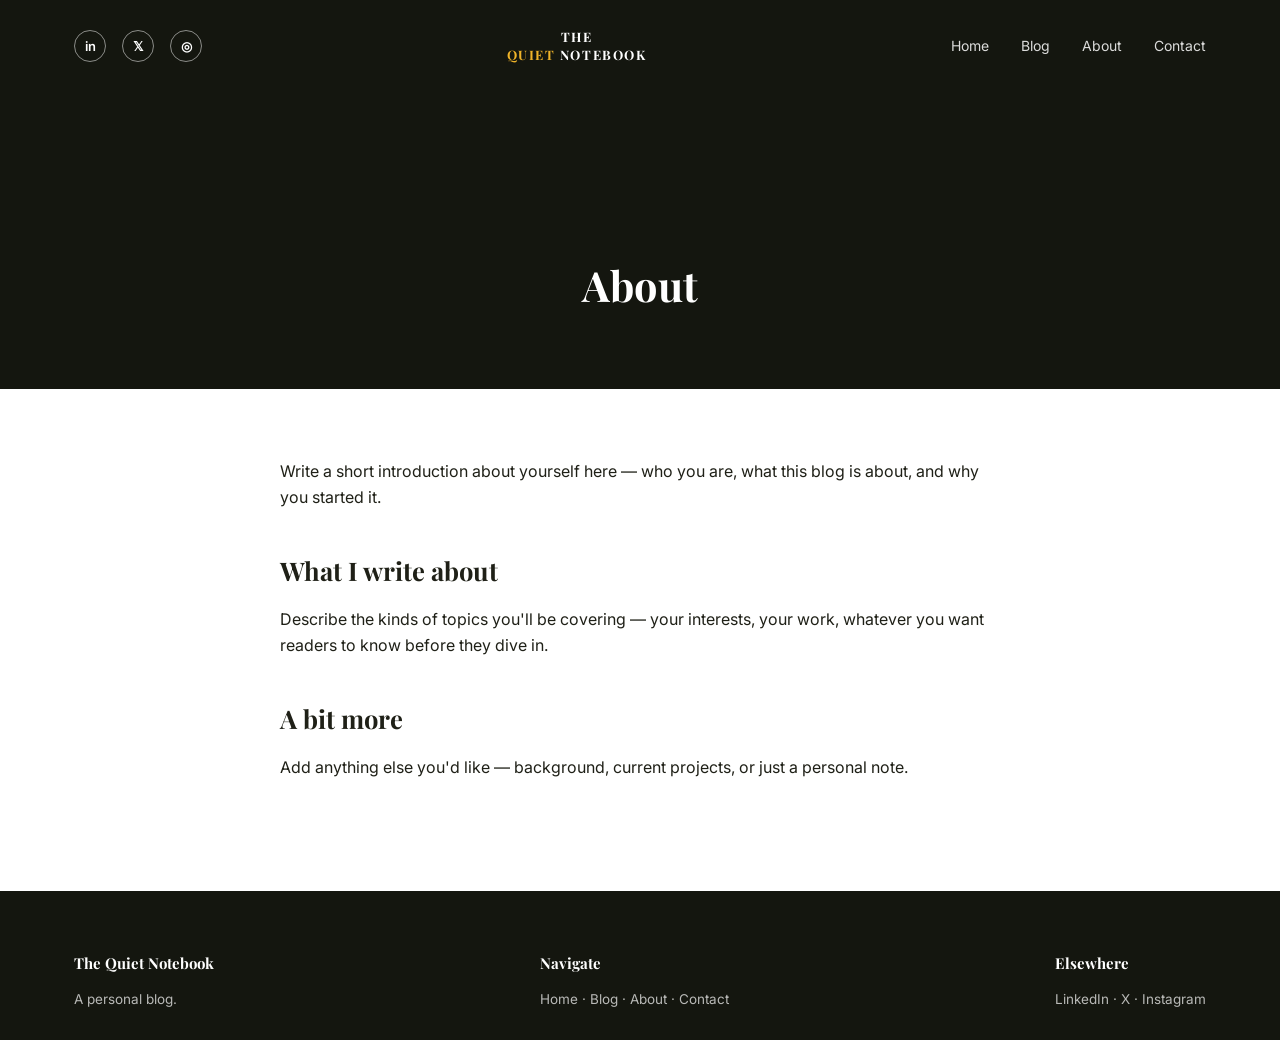
<file: about.html>
<!DOCTYPE html>
<html lang="en">
<head>
<meta charset="UTF-8">
<meta name="viewport" content="width=device-width, initial-scale=1.0">
<title>About — My Personal Blog</title>
<link rel="preconnect" href="https://fonts.googleapis.com">
<link href="https://fonts.googleapis.com/css2?family=Playfair+Display:wght@600;700&family=Inter:wght@400;500;600&display=swap" rel="stylesheet">
<link rel="stylesheet" href="style.css">
<style>
  .page-header {
    background: var(--color-dark);
    padding: 160px 0 70px;
    text-align: center;
  }
  .page-header h1 {
    font-family: var(--font-display);
    color: #fff;
    font-size: 2.6rem;
  }
  .about-content {
    max-width: 720px;
    margin: 70px auto 110px;
    font-size: 16px;
    color: var(--color-text);
  }
  .about-content p { margin-bottom: 22px; }
  .about-content h2 {
    font-family: var(--font-display);
    font-size: 1.6rem;
    margin: 40px 0 16px;
  }
</style>
</head>
<body>

<header class="site-header" style="position:relative;background:var(--color-dark);">
  <div class="wrap">
    <div class="site-header__social">
      <a href="https://www.linkedin.com/in/pragyan-khadka-13657237a/" target="_blank" aria-label="LinkedIn">in</a>
      <a href="https://x.com/pragyankhd" target="_blank" aria-label="X">𝕏</a>
      <a href="https://www.instagram.com/pragyankhd/" target="_blank" aria-label="Instagram">◎</a>
    </div>
    <div class="site-header__brand">The<br><span>Quiet</span> Notebook</div>
    <nav class="site-nav">
      <a href="index.html">Home</a>
      <a href="blog.html">Blog</a>
      <a href="about.html">About</a>
      <a href="contact.html">Contact</a>
    </nav>
  </div>
</header>

<section class="page-header">
  <h1>About</h1>
</section>

<div class="wrap">
  <div class="about-content">

    <!-- ====================================================== -->
    <!-- WRITE YOUR OWN TEXT BELOW. Replace everything inside    -->
    <!-- the <p> tags. Keep the <h2> headings or remove them —   -->
    <!-- your choice. Each new paragraph goes in its own <p>...</p> -->
    <!-- ====================================================== -->

    <p>Write a short introduction about yourself here — who you are, what this blog is about, and why you started it.</p>

    <h2>What I write about</h2>
    <p>Describe the kinds of topics you'll be covering — your interests, your work, whatever you want readers to know before they dive in.</p>

    <h2>A bit more</h2>
    <p>Add anything else you'd like — background, current projects, or just a personal note.</p>

    <!-- ====================================================== -->
    <!-- END OF EDITABLE TEXT                                    -->
    <!-- ====================================================== -->

  </div>
</div>

<footer class="site-footer">
  <div class="wrap">
    <div>
      <h4>The Quiet Notebook</h4>
      <p>A personal blog.</p>
    </div>
    <div>
      <h4>Navigate</h4>
      <p><a href="index.html">Home</a> · <a href="blog.html">Blog</a> · <a href="about.html">About</a> · <a href="contact.html">Contact</a></p>
    </div>
    <div>
      <h4>Elsewhere</h4>
      <p><a href="https://www.linkedin.com/in/pragyan-khadka-13657237a/" target="_blank">LinkedIn</a> · <a href="https://x.com/pragyankhd" target="_blank">X</a> · <a href="https://www.instagram.com/pragyankhd/" target="_blank">Instagram</a></p>
    </div>
  </div>
</footer>

</body>
</html>
</file>
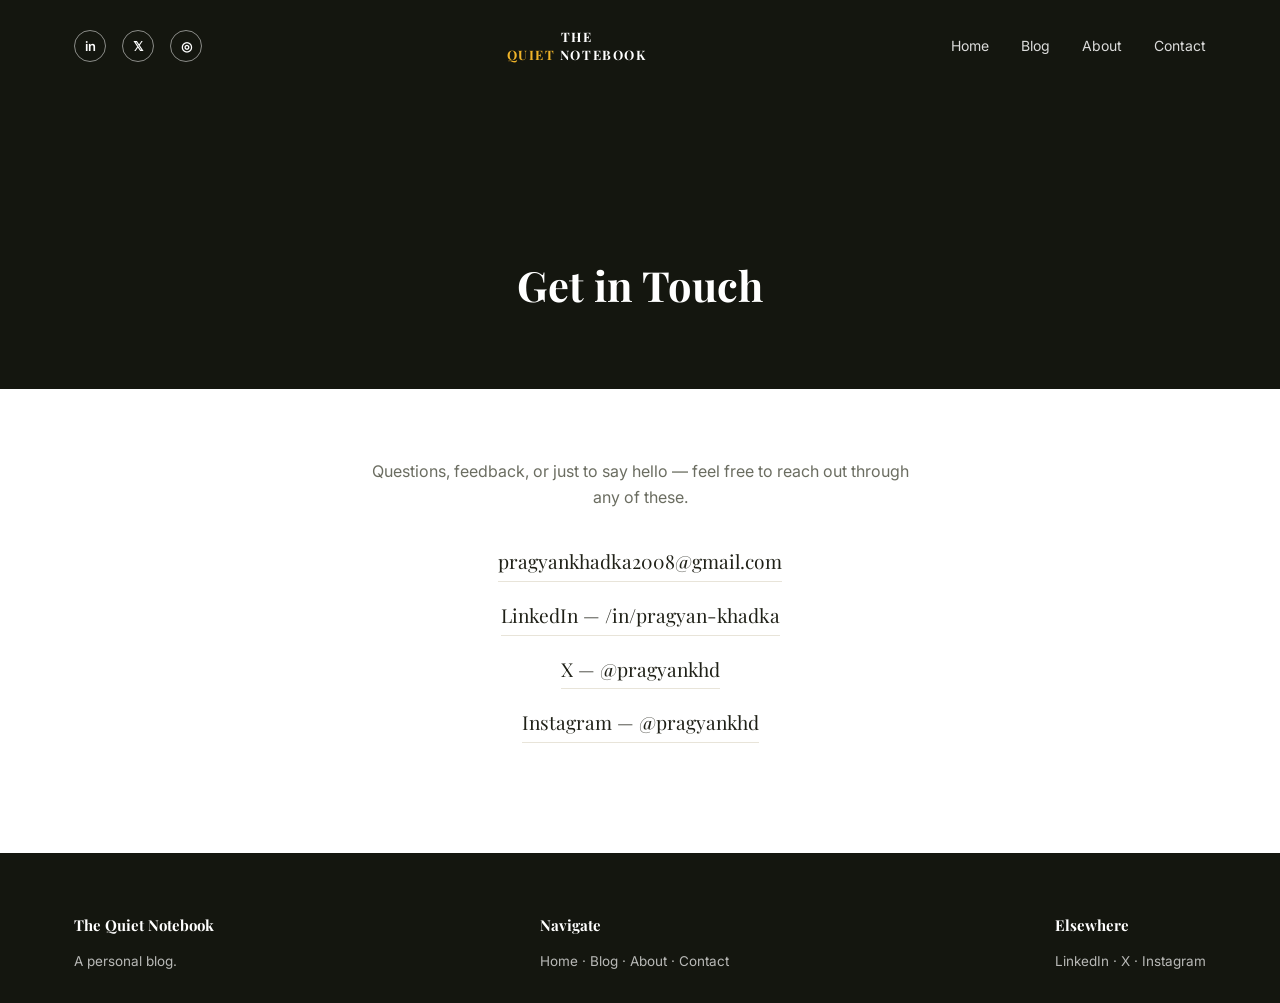
<file: contact.html>
<!DOCTYPE html>
<html lang="en">
<head>
<meta charset="UTF-8">
<meta name="viewport" content="width=device-width, initial-scale=1.0">
<title>Contact — My Personal Blog</title>
<link rel="preconnect" href="https://fonts.googleapis.com">
<link href="https://fonts.googleapis.com/css2?family=Playfair+Display:wght@600;700&family=Inter:wght@400;500;600&display=swap" rel="stylesheet">
<link rel="stylesheet" href="style.css">
<style>
  .page-header {
    background: var(--color-dark);
    padding: 160px 0 70px;
    text-align: center;
  }
  .page-header h1 {
    font-family: var(--font-display);
    color: #fff;
    font-size: 2.6rem;
  }
  .contact-content {
    max-width: 560px;
    margin: 70px auto 110px;
    text-align: center;
  }
  .contact-content p {
    color: var(--color-text-muted);
    margin-bottom: 36px;
  }
  .contact-list {
    display: flex;
    flex-direction: column;
    gap: 18px;
    align-items: center;
  }
  .contact-list a {
    font-family: var(--font-display);
    font-size: 1.2rem;
    border-bottom: 1px solid var(--color-border);
    padding-bottom: 4px;
  }
  .contact-list a:hover { border-color: var(--color-accent); }
</style>
</head>
<body>

<header class="site-header" style="position:relative;background:var(--color-dark);">
  <div class="wrap">
    <div class="site-header__social">
      <a href="https://www.linkedin.com/in/pragyan-khadka-13657237a/" target="_blank" aria-label="LinkedIn">in</a>
      <a href="https://x.com/pragyankhd" target="_blank" aria-label="X">𝕏</a>
      <a href="https://www.instagram.com/pragyankhd/" target="_blank" aria-label="Instagram">◎</a>
    </div>
    <div class="site-header__brand">The<br><span>Quiet</span> Notebook</div>
    <nav class="site-nav">
      <a href="index.html">Home</a>
      <a href="blog.html">Blog</a>
      <a href="about.html">About</a>
      <a href="contact.html">Contact</a>
    </nav>
  </div>
</header>

<section class="page-header">
  <h1>Get in Touch</h1>
</section>

<div class="wrap">
  <div class="contact-content">
    <p>Questions, feedback, or just to say hello — feel free to reach out through any of these.</p>

    <!-- Replace the links below with your real email and social handles -->
    <div class="contact-list">
      <a href="mailto:pragyankhadka2008@gmail.com">pragyankhadka2008@gmail.com</a>
      <a href="https://www.linkedin.com/in/pragyan-khadka-13657237a/" target="_blank">LinkedIn — /in/pragyan-khadka</a>
      <a href="https://x.com/pragyankhd" target="_blank">X — @pragyankhd</a>
      <a href="https://www.instagram.com/pragyankhd/" target="_blank">Instagram — @pragyankhd</a>
    </div>
  </div>
</div>

<footer class="site-footer">
  <div class="wrap">
    <div>
      <h4>The Quiet Notebook</h4>
      <p>A personal blog.</p>
    </div>
    <div>
      <h4>Navigate</h4>
      <p><a href="index.html">Home</a> · <a href="blog.html">Blog</a> · <a href="about.html">About</a> · <a href="contact.html">Contact</a></p>
    </div>
    <div>
      <h4>Elsewhere</h4>
      <p><a href="https://www.linkedin.com/in/pragyan-khadka-13657237a/" target="_blank">LinkedIn</a> · <a href="https://x.com/pragyankhd" target="_blank">X</a> · <a href="https://www.instagram.com/pragyankhd/" target="_blank">Instagram</a></p>
    </div>
  </div>
</footer>

</body>
</html>
</file>
<file: style.css>
/* ============================================
   Personal Blog Theme — inspired by reference design
   Fonts: Playfair Display (display) + Inter (body)
   ============================================ */

:root {
  --color-dark: #14160f;
  --color-dark-overlay: rgba(10, 14, 8, 0.45);
  --color-accent: #f0b429;
  --color-accent-dark: #1a1a1a;
  --color-cream: #faf7f1;
  --color-text: #1f2017;
  --color-text-muted: #6b6d61;
  --color-border: #e8e4d9;
  --font-display: "Playfair Display", Georgia, serif;
  --font-body: "Inter", -apple-system, sans-serif;
  --max-width: 1180px;
}

* { margin: 0; padding: 0; box-sizing: border-box; }

body {
  font-family: var(--font-body);
  color: var(--color-text);
  line-height: 1.6;
  background: #fff;
}

a { color: inherit; text-decoration: none; }
img { max-width: 100%; display: block; }
ul { list-style: none; }

.wrap {
  max-width: var(--max-width);
  margin: 0 auto;
  padding: 0 24px;
}

/* ---------- Header ---------- */
.site-header {
  position: absolute;
  top: 0;
  left: 0;
  right: 0;
  z-index: 10;
  padding: 28px 0;
}

.site-header .wrap {
  display: flex;
  align-items: center;
  justify-content: space-between;
}

.site-header__social {
  display: flex;
  gap: 16px;
}

.site-header__social a {
  width: 32px;
  height: 32px;
  border: 1px solid rgba(255,255,255,0.5);
  border-radius: 50%;
  display: flex;
  align-items: center;
  justify-content: center;
  color: #fff;
  font-size: 13px;
  font-weight: 600;
}

.site-header__brand {
  text-align: center;
  color: #fff;
  font-family: var(--font-display);
  font-weight: 700;
  font-size: 13px;
  letter-spacing: 0.12em;
  text-transform: uppercase;
  line-height: 1.4;
}

.site-header__brand span { color: var(--color-accent); }

.site-nav {
  display: flex;
  gap: 32px;
  font-size: 14px;
  color: rgba(255,255,255,0.85);
}

.site-nav a:hover { color: #fff; }

.site-header__cta {
  border: 1px solid rgba(255,255,255,0.6);
  color: #fff;
  font-size: 12px;
  letter-spacing: 0.08em;
  padding: 10px 20px;
}

/* ---------- Hero ---------- */
.hero {
  position: relative;
  min-height: 640px;
  display: flex;
  align-items: center;
  background-size: cover;
  background-position: center;
  overflow: hidden;
}

.hero::before {
  content: "";
  position: absolute;
  inset: 0;
  background: linear-gradient(180deg, rgba(10,14,8,0.55) 0%, rgba(10,14,8,0.3) 45%, rgba(10,14,8,0.55) 100%);
}

.hero__content {
  position: relative;
  z-index: 2;
  max-width: 640px;
  padding-top: 64px;
}

.hero__content h1 {
  font-family: var(--font-display);
  font-size: clamp(2.6rem, 5vw, 4.2rem);
  color: #fff;
  font-weight: 700;
  line-height: 1.1;
  margin-bottom: 22px;
}

.hero__content p {
  color: rgba(255,255,255,0.85);
  font-size: 15px;
  max-width: 480px;
  margin-bottom: 32px;
}

.hero__actions { display: flex; gap: 14px; }

.btn {
  display: inline-block;
  padding: 15px 28px;
  font-size: 13px;
  letter-spacing: 0.06em;
  text-transform: uppercase;
  font-weight: 600;
  border: none;
  cursor: pointer;
}

.btn--accent { background: var(--color-accent); color: var(--color-accent-dark); }
.btn--accent:hover { background: #e0a420; }

.btn--dark { background: rgba(10,10,10,0.75); color: #fff; }
.btn--dark:hover { background: #000; }

/* ---------- Feature card panel ---------- */
.feature-panel {
  background: #fff;
  max-width: 980px;
  margin: -90px auto 0;
  position: relative;
  z-index: 5;
  padding: 56px 48px;
  box-shadow: 0 30px 60px -20px rgba(20,20,10,0.18);
}

.feature-grid {
  display: flex;
  flex-wrap: wrap;
  justify-content: center;
  gap: 48px 40px;
}

.feature-grid__item {
  flex: 0 0 calc(33.333% - 27px);
  text-align: center;
  padding-bottom: 36px;
  border-bottom: 1px solid var(--color-border);
}

.feature-grid__item:nth-last-child(-n+2) {
  border-bottom: none;
}

.feature-grid__item .icon {
  font-size: 28px;
  margin-bottom: 14px;
}

.feature-grid__item h3 {
  font-family: var(--font-display);
  font-size: 18px;
  margin-bottom: 10px;
}

.feature-grid__item p {
  color: var(--color-text-muted);
  font-size: 13.5px;
  margin-bottom: 14px;
}

.feature-grid__item .link {
  font-size: 12.5px;
  text-decoration: underline;
  text-underline-offset: 3px;
}

/* ---------- Section heading ---------- */
.section-heading {
  text-align: center;
  margin: 110px 0 50px;
}

.section-heading h2 {
  font-family: var(--font-display);
  font-size: 2.2rem;
  margin-bottom: 10px;
}

.section-heading .eyebrow {
  font-size: 11px;
  letter-spacing: 0.14em;
  text-transform: uppercase;
  color: var(--color-text-muted);
}

/* ---------- Random Clicks ---------- */
.clicks-grid {
  display: grid;
  grid-template-columns: repeat(3, 1fr);
  gap: 28px;
  margin-bottom: 100px;
}

.clicks-card {
  display: block;
  border: 1px solid var(--color-border);
  padding: 28px 26px;
  transition: border-color 0.15s ease, transform 0.15s ease;
}

.clicks-card:hover {
  border-color: var(--color-accent);
  transform: translateY(-2px);
}

.clicks-card__tag {
  display: inline-block;
  font-size: 11px;
  letter-spacing: 0.08em;
  text-transform: uppercase;
  color: var(--color-accent-dark);
  background: var(--color-accent);
  padding: 3px 10px;
  margin-bottom: 14px;
}

.clicks-card h3 {
  font-family: var(--font-display);
  font-size: 17px;
  margin-bottom: 8px;
}

.clicks-card p {
  color: var(--color-text-muted);
  font-size: 13.5px;
}

/* ---------- Post cards ---------- */
.post-grid {
  display: grid;
  grid-template-columns: repeat(3, 1fr);
  gap: 32px;
  margin-bottom: 100px;
}

.post-card img {
  width: 100%;
  height: 220px;
  object-fit: cover;
  margin-bottom: 22px;
}

.post-card h3 {
  font-family: var(--font-display);
  font-size: 19px;
  line-height: 1.35;
  margin-bottom: 10px;
}

.post-card p {
  color: var(--color-text-muted);
  font-size: 13.5px;
}

.post-card h3 a:hover { text-decoration: underline; }

/* ---------- Impact / split section ---------- */
.split-section {
  display: grid;
  grid-template-columns: 1fr 1fr;
  align-items: stretch;
}

.split-section__image {
  background-size: cover;
  background-position: center;
  min-height: 420px;
}

.split-section__text {
  background: var(--color-cream);
  display: flex;
  flex-direction: column;
  justify-content: center;
  padding: 60px;
}

.split-section__text h2 {
  font-family: var(--font-display);
  font-size: 2rem;
  margin-bottom: 16px;
}

.split-section__text p {
  color: var(--color-text-muted);
  font-size: 14.5px;
  max-width: 420px;
}

/* ---------- Footer ---------- */
.site-footer {
  background: var(--color-dark);
  color: rgba(255,255,255,0.7);
  padding: 60px 0 30px;
  font-size: 13.5px;
}

.site-footer .wrap {
  display: flex;
  justify-content: space-between;
  flex-wrap: wrap;
  gap: 24px;
}

.site-footer h4 {
  color: #fff;
  font-family: var(--font-display);
  font-size: 15px;
  margin-bottom: 14px;
}

/* ---------- Responsive ---------- */
@media (max-width: 900px) {
  .site-nav { display: none; }
  .feature-grid__item { flex: 0 0 100%; }
  .post-grid, .clicks-grid { grid-template-columns: 1fr; }
  .feature-panel { padding: 40px 24px; margin-top: -50px; }
  .split-section { grid-template-columns: 1fr; }
  .split-section__image { min-height: 280px; }
}

/* Reduced motion */
@media (prefers-reduced-motion: reduce) {
  * { transition: none !important; animation: none !important; }
}
</file>
